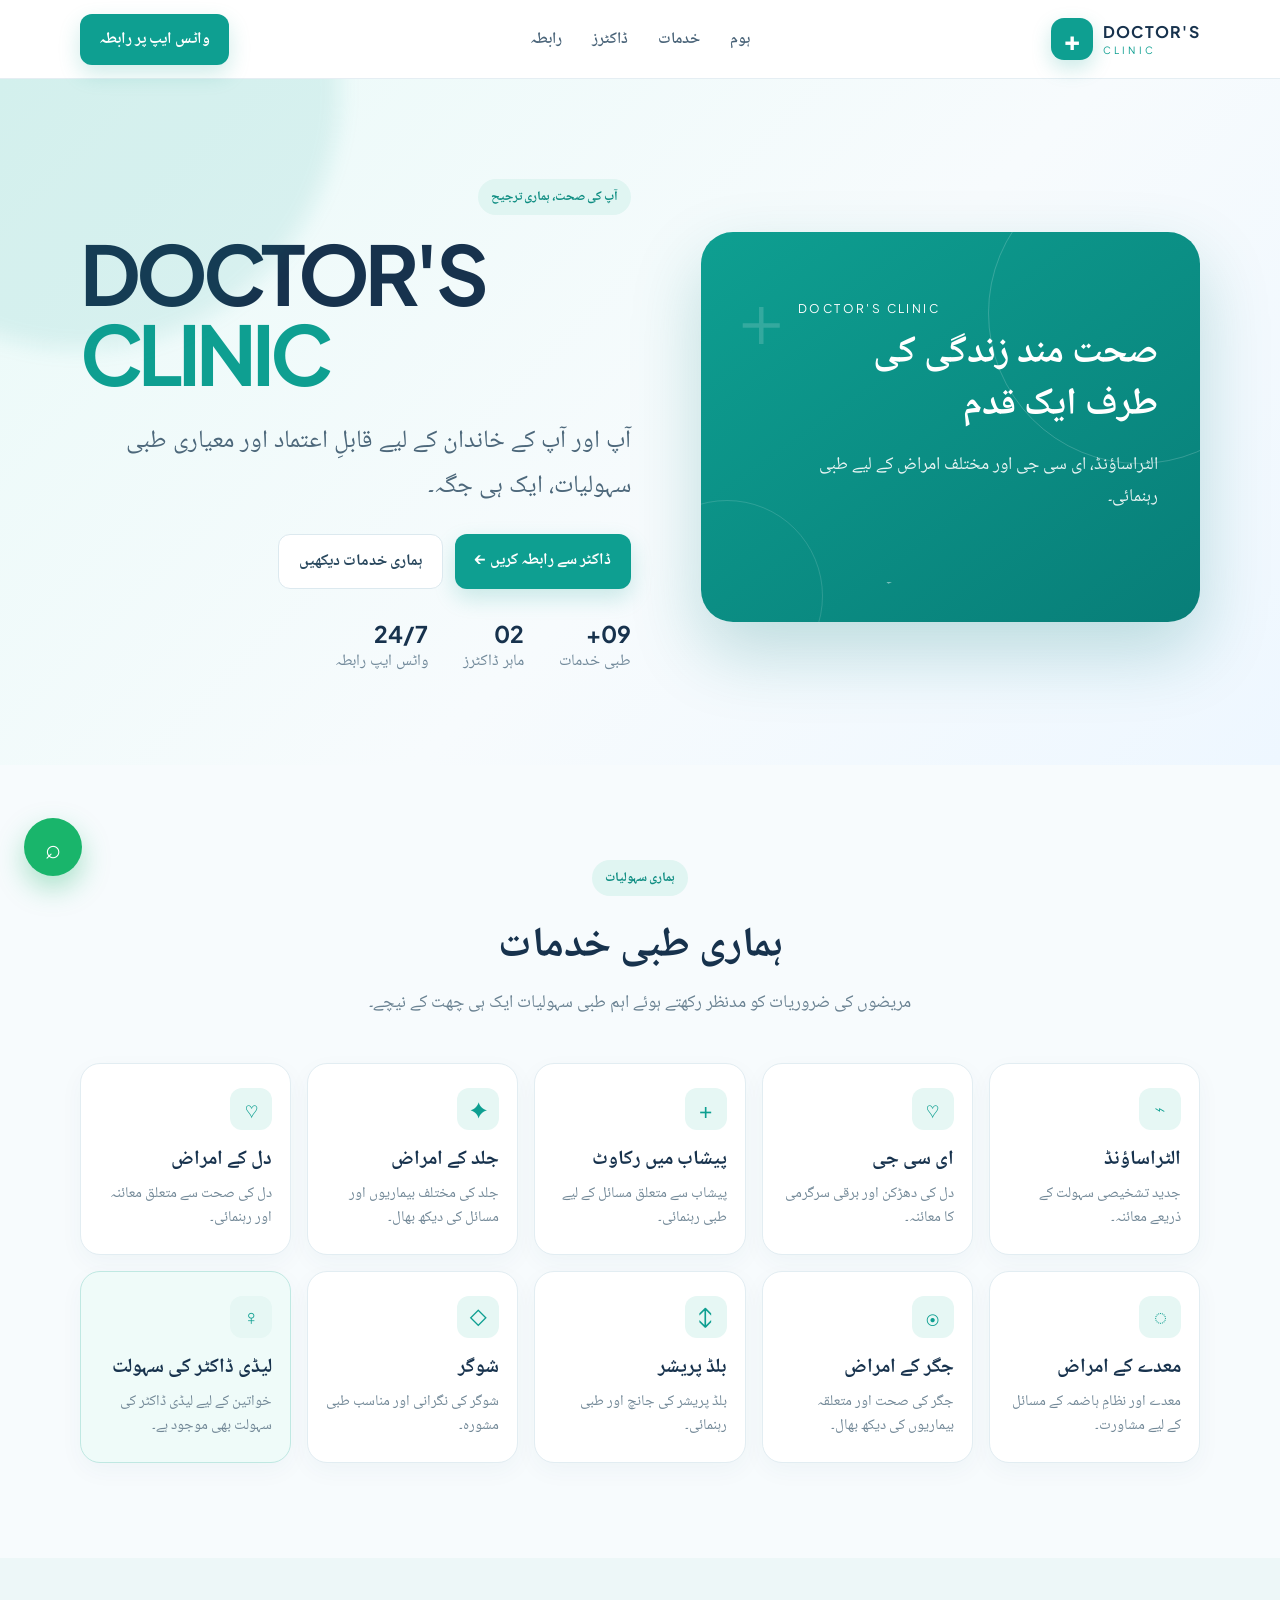
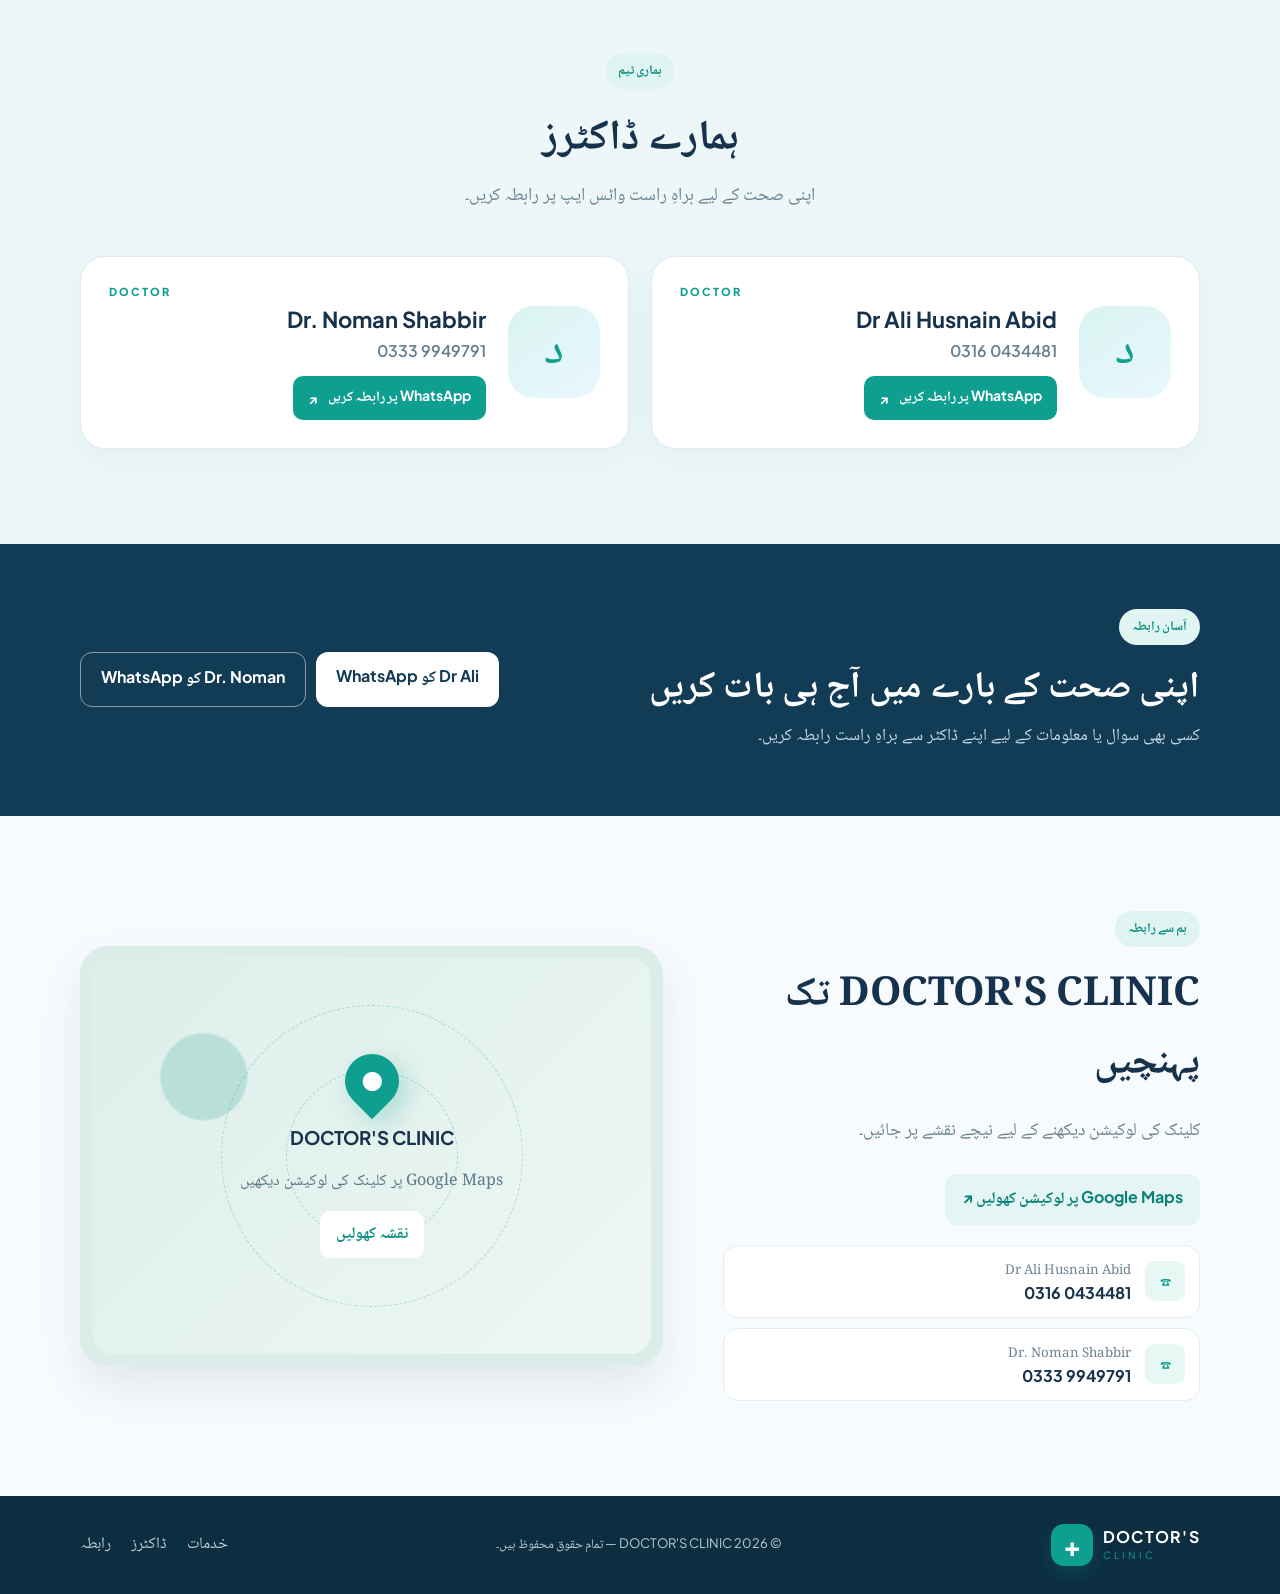
<file: index.html>
<!DOCTYPE html>
<html lang="ur" dir="rtl">
<head>
  <meta charset="UTF-8">
  <meta name="viewport" content="width=device-width, initial-scale=1.0">
  <meta name="description" content="DOCTOR'S CLINIC — معیاری طبی خدمات، الٹراساؤنڈ، ای سی جی اور ماہر ڈاکٹروں کی سہولت۔">
  <title>DOCTOR'S CLINIC | ڈاکٹرز کلینک</title>
  <link rel="preconnect" href="https://fonts.googleapis.com">
  <link rel="preconnect" href="https://fonts.gstatic.com" crossorigin>
  <link href="https://fonts.googleapis.com/css2?family=Noto+Naskh+Arabic:wght@400;500;600;700&family=Plus+Jakarta+Sans:wght@400;500;600;700;800&display=swap" rel="stylesheet">
  <link rel="stylesheet" href="styles.css">
</head>
<body>
  <header class="site-header">
    <div class="container nav">
      <a class="brand" href="#home" aria-label="DOCTOR'S CLINIC home">
        <span class="brand-mark">+</span>
        <span><strong>DOCTOR'S</strong><small>CLINIC</small></span>
      </a>
      <nav class="desktop-nav" aria-label="Main navigation">
        <a href="#home">ہوم</a>
        <a href="#services">خدمات</a>
        <a href="#doctors">ڈاکٹرز</a>
        <a href="#contact">رابطہ</a>
      </nav>
      <a class="nav-whatsapp" href="https://wa.me/923160434481" target="_blank" rel="noopener">واٹس ایپ پر رابطہ</a>
    </div>
  </header>

  <main id="home">
    <section class="hero">
      <div class="hero-glow"></div>
      <div class="container hero-grid">
        <div class="hero-copy">
          <span class="eyebrow">آپ کی صحت، ہماری ترجیح</span>
          <h1>DOCTOR'S <span>CLINIC</span></h1>
          <p class="hero-urdu">آپ اور آپ کے خاندان کے لیے قابلِ اعتماد اور معیاری طبی سہولیات، ایک ہی جگہ۔</p>
          <div class="hero-actions">
            <a class="btn btn-primary" href="#doctors">ڈاکٹر سے رابطہ کریں <span>←</span></a>
            <a class="btn btn-light" href="#services">ہماری خدمات دیکھیں</a>
          </div>
          <div class="trust-row">
            <div><strong>09+</strong><span>طبی خدمات</span></div>
            <div><strong>02</strong><span>ماہر ڈاکٹرز</span></div>
            <div><strong>24/7</strong><span>واٹس ایپ رابطہ</span></div>
          </div>
        </div>
        <div class="hero-card">
          <div class="medical-cross">+</div>
          <div class="hero-card-content">
            <span>DOCTOR'S CLINIC</span>
            <h2>صحت مند زندگی کی طرف ایک قدم</h2>
            <p>الٹراساؤنڈ، ای سی جی اور مختلف امراض کے لیے طبی رہنمائی۔</p>
          </div>
          <div class="pulse-line"></div>
        </div>
      </div>
    </section>

    <section class="section services" id="services">
      <div class="container">
        <div class="section-heading">
          <span class="section-tag">ہماری سہولیات</span>
          <h2>ہماری طبی خدمات</h2>
          <p>مریضوں کی ضروریات کو مدنظر رکھتے ہوئے اہم طبی سہولیات ایک ہی چھت کے نیچے۔</p>
        </div>
        <div class="services-grid">
          <article class="service-card"><span class="icon">⌁</span><h3>الٹراساؤنڈ</h3><p>جدید تشخیصی سہولت کے ذریعے معائنہ۔</p></article>
          <article class="service-card"><span class="icon">♡</span><h3>ای سی جی</h3><p>دل کی دھڑکن اور برقی سرگرمی کا معائنہ۔</p></article>
          <article class="service-card"><span class="icon">+</span><h3>پیشاب میں رکاوٹ</h3><p>پیشاب سے متعلق مسائل کے لیے طبی رہنمائی۔</p></article>
          <article class="service-card"><span class="icon">✦</span><h3>جلد کے امراض</h3><p>جلد کی مختلف بیماریوں اور مسائل کی دیکھ بھال۔</p></article>
          <article class="service-card"><span class="icon">♡</span><h3>دل کے امراض</h3><p>دل کی صحت سے متعلق معائنہ اور رہنمائی۔</p></article>
          <article class="service-card"><span class="icon">◌</span><h3>معدے کے امراض</h3><p>معدے اور نظامِ ہاضمہ کے مسائل کے لیے مشاورت۔</p></article>
          <article class="service-card"><span class="icon">◉</span><h3>جگر کے امراض</h3><p>جگر کی صحت اور متعلقہ بیماریوں کی دیکھ بھال۔</p></article>
          <article class="service-card"><span class="icon">↕</span><h3>بلڈ پریشر</h3><p>بلڈ پریشر کی جانچ اور طبی رہنمائی۔</p></article>
          <article class="service-card"><span class="icon">◇</span><h3>شوگر</h3><p>شوگر کی نگرانی اور مناسب طبی مشورہ۔</p></article>
          <article class="service-card special"><span class="icon">♀</span><h3>لیڈی ڈاکٹر کی سہولت</h3><p>خواتین کے لیے لیڈی ڈاکٹر کی سہولت بھی موجود ہے۔</p></article>
        </div>
      </div>
    </section>

    <section class="section doctors" id="doctors">
      <div class="container">
        <div class="section-heading">
          <span class="section-tag">ہماری ٹیم</span>
          <h2>ہمارے ڈاکٹرز</h2>
          <p>اپنی صحت کے لیے براہِ راست واٹس ایپ پر رابطہ کریں۔</p>
        </div>
        <div class="doctors-grid">
          <article class="doctor-card">
            <div class="doctor-avatar">د</div>
            <div class="doctor-info">
              <span class="doctor-label">DOCTOR</span>
              <h3>Dr Ali Husnain Abid</h3>
              <a href="tel:+923160434481" class="phone">0316 0434481</a>
              <a class="whatsapp-btn" href="https://wa.me/923160434481" target="_blank" rel="noopener">WhatsApp پر رابطہ کریں <span>↗</span></a>
            </div>
          </article>
          <article class="doctor-card">
            <div class="doctor-avatar">د</div>
            <div class="doctor-info">
              <span class="doctor-label">DOCTOR</span>
              <h3>Dr. Noman Shabbir</h3>
              <a href="tel:+923339949791" class="phone">0333 9949791</a>
              <a class="whatsapp-btn" href="https://wa.me/923339949791" target="_blank" rel="noopener">WhatsApp پر رابطہ کریں <span>↗</span></a>
            </div>
          </article>
        </div>
      </div>
    </section>

    <section class="cta-section">
      <div class="container cta">
        <div>
          <span class="section-tag">آسان رابطہ</span>
          <h2>اپنی صحت کے بارے میں آج ہی بات کریں</h2>
          <p>کسی بھی سوال یا معلومات کے لیے اپنے ڈاکٹر سے براہِ راست رابطہ کریں۔</p>
        </div>
        <div class="cta-actions">
          <a class="btn btn-white" href="https://wa.me/923160434481" target="_blank" rel="noopener">Dr Ali کو WhatsApp</a>
          <a class="btn btn-outline-white" href="https://wa.me/923339949791" target="_blank" rel="noopener">Dr. Noman کو WhatsApp</a>
        </div>
      </div>
    </section>

    <section class="section contact" id="contact">
      <div class="container contact-grid">
        <div class="contact-copy">
          <span class="section-tag">ہم سے رابطہ</span>
          <h2>DOCTOR'S CLINIC تک پہنچیں</h2>
          <p>کلینک کی لوکیشن دیکھنے کے لیے نیچے نقشے پر جائیں۔</p>
          <a class="map-btn" href="https://maps.app.goo.gl/dx8DPH8Bjja33ZmdA?g_st=ac" target="_blank" rel="noopener">Google Maps پر لوکیشن کھولیں ↗</a>
          <div class="contact-list">
            <a href="tel:+923160434481"><span>☎</span><div><small>Dr Ali Husnain Abid</small><strong>0316 0434481</strong></div></a>
            <a href="tel:+923339949791"><span>☎</span><div><small>Dr. Noman Shabbir</small><strong>0333 9949791</strong></div></a>
          </div>
        </div>
        <div class="map-card">
          <div class="map-placeholder">
            <div class="pin">●</div>
            <h3>DOCTOR'S CLINIC</h3>
            <p>Google Maps پر کلینک کی لوکیشن دیکھیں</p>
            <a href="https://maps.app.goo.gl/dx8DPH8Bjja33ZmdA?g_st=ac" target="_blank" rel="noopener">نقشہ کھولیں</a>
          </div>
        </div>
      </div>
    </section>
  </main>

  <footer>
    <div class="container footer-inner">
      <div class="brand footer-brand"><span class="brand-mark">+</span><span><strong>DOCTOR'S</strong><small>CLINIC</small></span></div>
      <p>© <span id="year"></span> DOCTOR'S CLINIC — تمام حقوق محفوظ ہیں۔</p>
      <div class="footer-links"><a href="#services">خدمات</a><a href="#doctors">ڈاکٹرز</a><a href="#contact">رابطہ</a></div>
    </div>
  </footer>
  <a class="floating-whatsapp" href="https://wa.me/923160434481" target="_blank" rel="noopener" aria-label="WhatsApp">⌕</a>
  <script src="script.js"></script>
</body>
</html>
</file>
<file: styles.css>
*{box-sizing:border-box}html{scroll-behavior:smooth}body{margin:0;color:#17324d;background:#f7fbfd;font-family:"Plus Jakarta Sans","Noto Naskh Arabic",sans-serif}a{text-decoration:none;color:inherit}.container{width:min(1120px,92%);margin:auto}.site-header{position:sticky;top:0;z-index:50;background:rgba(255,255,255,.92);backdrop-filter:blur(14px);border-bottom:1px solid #e5eef3}.nav{height:78px;display:flex;align-items:center;justify-content:space-between;gap:30px}.brand{display:flex;align-items:center;gap:10px;direction:ltr}.brand-mark{width:42px;height:42px;border-radius:13px;background:#0e9f91;color:#fff;display:grid;place-items:center;font-size:27px;font-weight:800;box-shadow:0 8px 20px rgba(14,159,145,.22)}.brand strong,.brand small{display:block;line-height:1}.brand strong{font-size:16px;letter-spacing:.08em}.brand small{font-size:10px;letter-spacing:.32em;color:#0e9f91;margin-top:5px}.desktop-nav{display:flex;gap:30px;font-family:"Noto Naskh Arabic",serif;font-weight:600;color:#496378}.desktop-nav a:hover{color:#0e9f91}.nav-whatsapp,.btn-primary{background:#0e9f91;color:#fff;padding:12px 19px;border-radius:12px;font-weight:700;box-shadow:0 9px 22px rgba(14,159,145,.2)}.hero{position:relative;overflow:hidden;padding:100px 0 90px;background:linear-gradient(135deg,#eafaf8 0%,#f7fbfd 56%,#eef7ff 100%)}.hero-glow{position:absolute;width:520px;height:520px;border-radius:50%;background:rgba(14,159,145,.10);filter:blur(10px);left:-180px;top:-250px}.hero-grid{display:grid;grid-template-columns:1.05fr .95fr;gap:70px;align-items:center;direction:ltr}.hero-copy{direction:rtl}.eyebrow,.section-tag{display:inline-block;color:#0e8d82;background:#e0f5f2;padding:7px 13px;border-radius:999px;font-size:13px;font-weight:800}.hero h1{font-size:clamp(48px,7vw,82px);line-height:.98;margin:18px 0 12px;letter-spacing:-.06em;direction:ltr}.hero h1 span{color:#0e9f91}.hero-urdu{font-family:"Noto Naskh Arabic",serif;font-size:25px;line-height:1.8;color:#4d687b;max-width:600px}.hero-actions{display:flex;gap:12px;flex-wrap:wrap;margin:25px 0 30px}.btn{padding:13px 20px;border-radius:12px;font-weight:700}.btn-light{background:#fff;border:1px solid #dce9ef;color:#28475d}.trust-row{display:flex;gap:35px}.trust-row div{display:flex;flex-direction:column}.trust-row strong{font-size:23px;color:#17324d}.trust-row span{font-family:"Noto Naskh Arabic",serif;color:#71899a}.hero-card{min-height:390px;border-radius:32px;background:linear-gradient(145deg,#0e9f91,#087e78);position:relative;overflow:hidden;color:#fff;padding:42px;box-shadow:0 30px 70px rgba(8,126,120,.24);direction:rtl}.hero-card:before{content:"";position:absolute;width:300px;height:300px;border:1px solid rgba(255,255,255,.18);border-radius:50%;right:-90px;top:-70px}.hero-card:after{content:"";position:absolute;width:190px;height:190px;border:1px solid rgba(255,255,255,.14);border-radius:50%;left:-70px;bottom:-70px}.medical-cross{position:absolute;left:38px;top:35px;font-size:74px;font-weight:300;opacity:.16}.hero-card-content{position:absolute;right:42px;bottom:90px;max-width:360px}.hero-card-content span{font-size:12px;letter-spacing:.2em;direction:ltr;display:block}.hero-card h2{font-family:"Noto Naskh Arabic",serif;font-size:38px;line-height:1.35;margin:12px 0}.hero-card p{font-family:"Noto Naskh Arabic",serif;font-size:18px;line-height:1.8;opacity:.9}.pulse-line{position:absolute;bottom:38px;right:42px;left:42px;height:40px;border-bottom:2px solid rgba(255,255,255,.45);clip-path:polygon(0 55%,22% 55%,28% 15%,34% 92%,41% 55%,100% 55%,100% 59%,43% 59%,35% 100%,27% 27%,24% 59%,0 59%)}.section{padding:95px 0}.section-heading{text-align:center;max-width:680px;margin:0 auto 45px}.section-heading h2{font-family:"Noto Naskh Arabic",serif;font-size:42px;margin:15px 0 5px;color:#17324d}.section-heading p{font-family:"Noto Naskh Arabic",serif;font-size:18px;color:#6a8292;margin:0}.services-grid{display:grid;grid-template-columns:repeat(5,1fr);gap:16px}.service-card{background:#fff;border:1px solid #e2edf2;border-radius:20px;padding:24px 18px;min-height:175px;transition:.25s;box-shadow:0 8px 25px rgba(33,72,91,.04)}.service-card:hover{transform:translateY(-5px);box-shadow:0 15px 35px rgba(33,72,91,.1);border-color:#bfe4df}.service-card.special{background:#effbf9;border-color:#bfe8e2}.icon{display:grid;place-items:center;width:42px;height:42px;border-radius:12px;background:#e6f7f4;color:#0e9f91;font-size:22px;margin-bottom:13px}.service-card h3{font-family:"Noto Naskh Arabic",serif;font-size:20px;margin:0 0 5px}.service-card p{font-family:"Noto Naskh Arabic",serif;color:#728897;font-size:15px;line-height:1.6;margin:0}.doctors{background:#edf7f8}.doctors-grid{display:grid;grid-template-columns:repeat(2,1fr);gap:22px}.doctor-card{background:#fff;border:1px solid #dfebef;border-radius:25px;padding:28px;display:flex;align-items:center;gap:22px;box-shadow:0 12px 35px rgba(28,71,89,.05)}.doctor-avatar{flex:none;width:92px;height:92px;border-radius:26px;background:linear-gradient(145deg,#d9f4f0,#e9f7ff);display:grid;place-items:center;font-family:"Noto Naskh Arabic",serif;font-size:48px;color:#0e9f91}.doctor-info{flex:1}.doctor-label{font-size:11px;letter-spacing:.2em;color:#0e9f91;font-weight:800;direction:ltr;display:block}.doctor-info h3{font-size:22px;margin:7px 0}.phone{display:block;color:#657f90;font-weight:600;direction:ltr;text-align:right}.whatsapp-btn{display:inline-flex;align-items:center;gap:10px;background:#0e9f91;color:#fff;padding:10px 15px;border-radius:10px;margin-top:15px;font-size:14px;font-weight:700}.cta-section{background:#123b55;color:#fff;padding:65px 0}.cta{display:flex;align-items:center;justify-content:space-between;gap:35px}.cta h2{font-family:"Noto Naskh Arabic",serif;font-size:37px;margin:12px 0 2px}.cta p{font-family:"Noto Naskh Arabic",serif;color:#c4d8e4;font-size:17px;margin:0}.cta-actions{display:flex;gap:10px;flex-wrap:wrap}.btn-white{background:#fff;color:#123b55}.btn-outline-white{border:1px solid rgba(255,255,255,.5);color:#fff}.contact-grid{display:grid;grid-template-columns:.9fr 1.1fr;gap:60px;align-items:center}.contact-copy h2{font-family:"Noto Naskh Arabic",serif;font-size:40px;margin:15px 0 5px}.contact-copy>p{font-family:"Noto Naskh Arabic",serif;font-size:18px;color:#6b8391}.map-btn{display:inline-block;background:#e4f5f3;color:#0b8278;padding:12px 17px;border-radius:12px;font-weight:700;margin:10px 0 20px}.contact-list{display:grid;gap:10px}.contact-list a{display:flex;align-items:center;gap:14px;background:#fff;border:1px solid #e2edf2;padding:14px;border-radius:15px}.contact-list a>span{width:40px;height:40px;border-radius:10px;background:#e6f7f4;color:#0e9f91;display:grid;place-items:center}.contact-list small,.contact-list strong{display:block}.contact-list small{font-family:"Noto Naskh Arabic",serif;color:#6e8492}.contact-list strong{direction:ltr;text-align:right}.map-card{height:420px;border-radius:28px;overflow:hidden;background:#dcece9;box-shadow:0 20px 45px rgba(28,71,89,.1);padding:12px}.map-placeholder{height:100%;border-radius:20px;background:radial-gradient(circle at 20% 30%,#b9dfd9 0 8%,transparent 8.5%),linear-gradient(135deg,#dcefea,#eef6f3);display:grid;place-items:center;align-content:center;text-align:center;position:relative}.map-placeholder:before,.map-placeholder:after{content:"";position:absolute;border:1px dashed rgba(14,159,145,.3);border-radius:50%;width:300px;height:300px}.map-placeholder:after{width:170px;height:170px}.pin{width:54px;height:54px;border-radius:50% 50% 50% 0;transform:rotate(-45deg);background:#0e9f91;color:#fff;display:grid;place-items:center;font-size:25px;position:relative;z-index:2;box-shadow:0 12px 24px rgba(14,159,145,.25)}.map-placeholder h3,.map-placeholder p,.map-placeholder a{position:relative;z-index:2}.map-placeholder h3{margin:18px 0 3px;direction:ltr}.map-placeholder p{font-family:"Noto Naskh Arabic",serif;color:#5d7887}.map-placeholder a{background:#fff;color:#0e8f84;padding:10px 16px;border-radius:10px;font-weight:700}footer{background:#0d2d40;color:#b8ced9;padding:28px 0}.footer-inner{display:flex;align-items:center;justify-content:space-between;gap:20px}.footer-brand{color:#fff}.footer-inner p{margin:0;font-size:13px}.footer-links{display:flex;gap:20px;font-family:"Noto Naskh Arabic",serif}.footer-links a:hover{color:#fff}.floating-whatsapp{position:fixed;bottom:24px;left:24px;width:58px;height:58px;border-radius:50%;background:#19b56b;color:#fff;display:grid;place-items:center;font-size:27px;z-index:100;box-shadow:0 12px 28px rgba(25,181,107,.35)}@media(max-width:980px){.services-grid{grid-template-columns:repeat(3,1fr)}.hero-grid{gap:35px}.desktop-nav{display:none}.contact-grid{gap:30px}}@media(max-width:720px){.nav{height:68px}.nav-whatsapp{font-size:12px;padding:10px 12px}.hero{padding:65px 0}.hero-grid,.doctors-grid,.contact-grid{grid-template-columns:1fr}.hero-card{min-height:330px}.hero h1{font-size:54px}.hero-urdu{font-size:21px}.trust-row{gap:20px}.services-grid{grid-template-columns:repeat(2,1fr)}.section{padding:70px 0}.section-heading h2,.contact-copy h2{font-size:34px}.cta{flex-direction:column;align-items:flex-start}.cta h2{font-size:31px}.doctor-card{padding:20px}.doctor-avatar{width:75px;height:75px;font-size:40px}.footer-inner{flex-direction:column;text-align:center}.footer-links{order:-1}.floating-whatsapp{bottom:18px;left:18px}}@media(max-width:440px){.services-grid{grid-template-columns:1fr}.hero-actions,.cta-actions{width:100%}.hero-actions .btn,.cta-actions .btn{width:100%;text-align:center}.hero-card{padding:30px}.hero-card-content{right:30px;bottom:75px}.hero-card h2{font-size:31px}.nav-whatsapp{display:none}}
</file>
